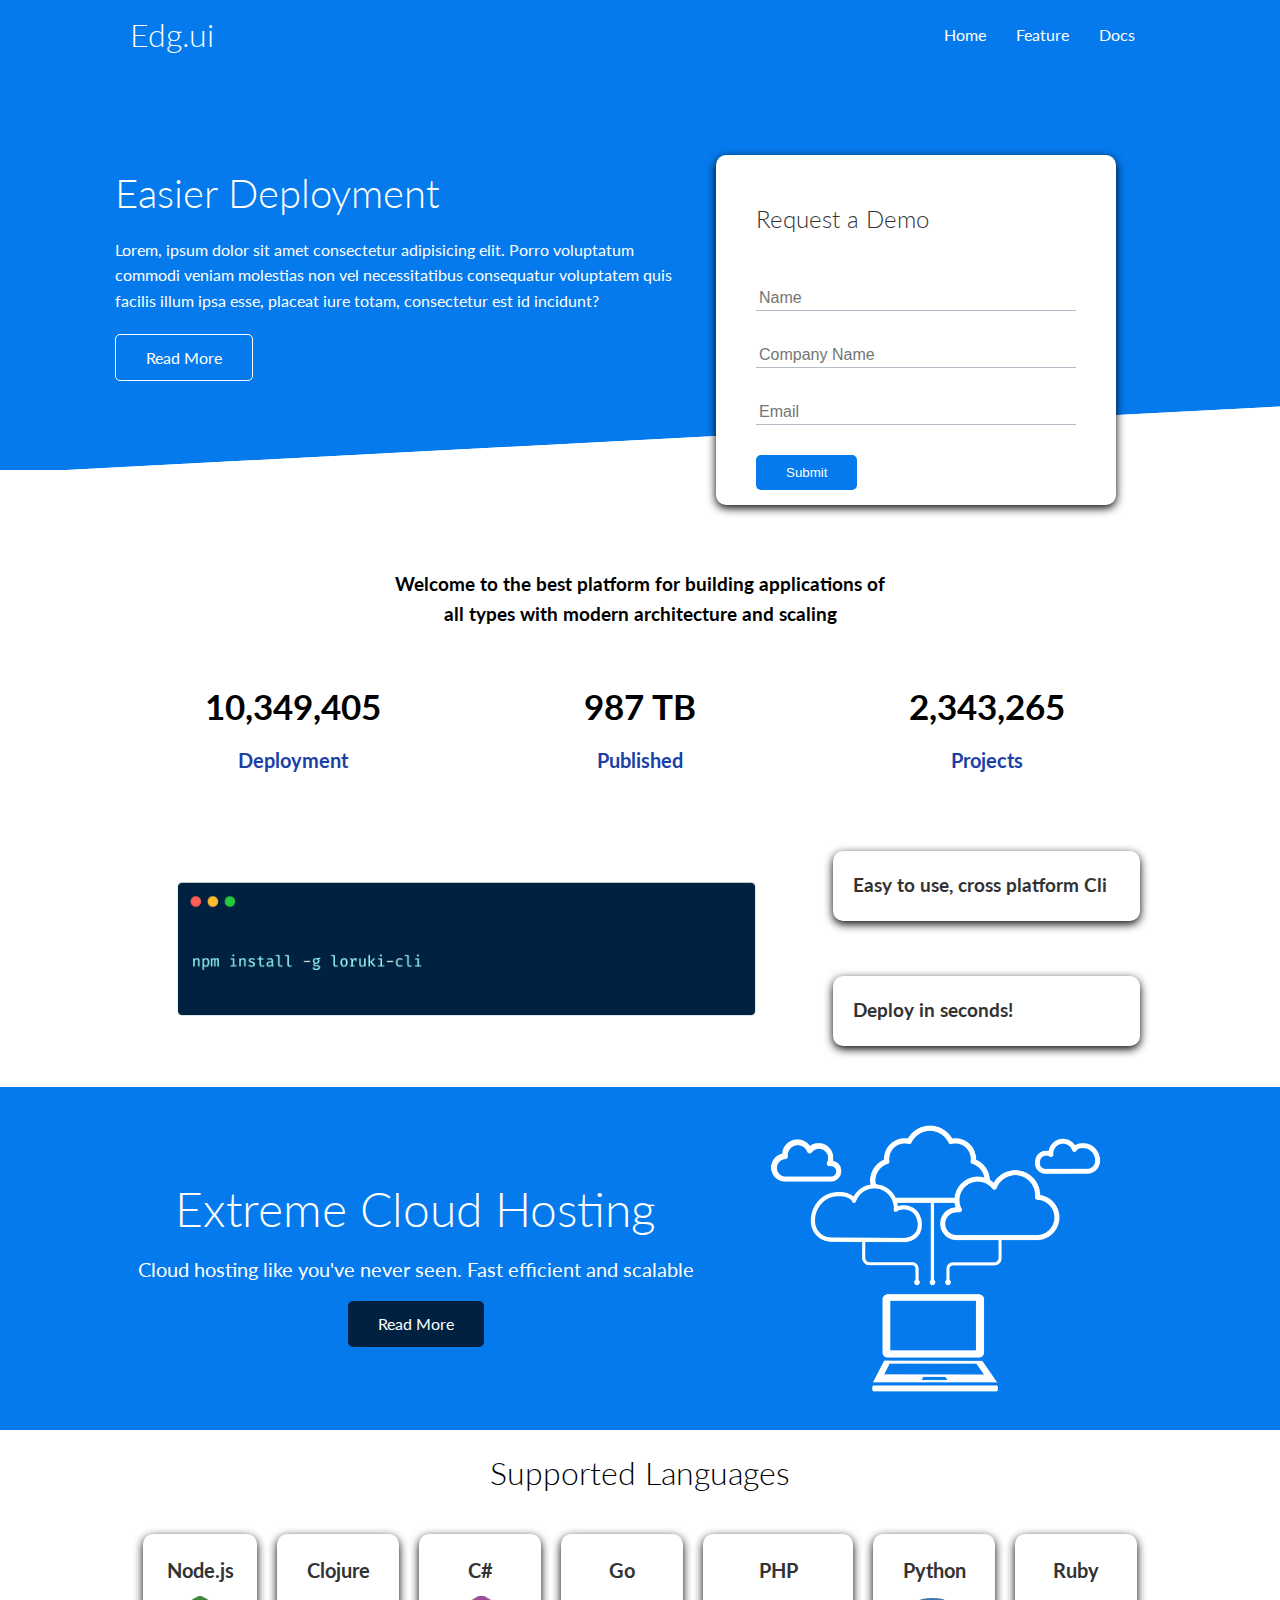
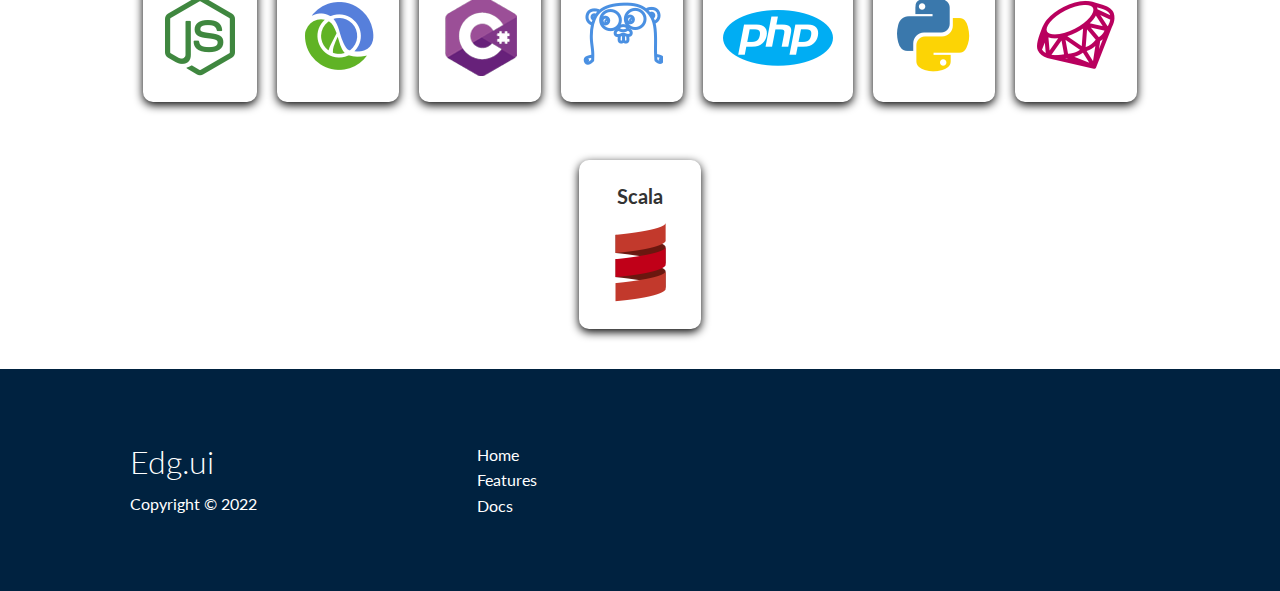
<file: index.html>
<!DOCTYPE html>
<html lang="en">
  <head>
    <meta charset="UTF-8" />
    <meta http-equiv="X-UA-Compatible" content="IE=edge" />
    <meta name="viewport" content="width=device-width, initial-scale=1.0" />
    <link
      rel="stylesheet"
      href="https://cdnjs.cloudflare.com/ajax/libs/font-awesome/6.2.1/css/all.min.css"
      integrity="sha512-MV7K8+y+gLIBoVD59lQIYicR65iaqukzvf/nwasF0nqhPay5w/9lJmVM2hMDcnK1OnMGCdVK+iQrJ7lzPJQd1w=="
      crossorigin="anonymous"
      referrerpolicy="no-referrer"
    />
    <link rel="stylesheet" href="/utilities.css" />
    <link rel="stylesheet" href="/style.css" />
    <title>Edg.ui | Cloud Hosting For Everyone</title>
  </head>
  <body>
    <!-- Navbar -->
    <div class="navbar">
      <div class="container flex">
        <h1 class="logo">Edg.ui</h1>
        <nav>
          <ul>
            <li><a href="index.html">Home</a></li>
            <li><a href="features.html">Feature</a></li>
            <li><a href="docs.html">Docs</a></li>
          </ul>
        </nav>
      </div>
    </div>
    <!-- Showcase -->
    <section class="showcase">
      <div class="container grid">
        <div class="showcase-text">
          <h1>Easier Deployment</h1>
          <p>
            Lorem, ipsum dolor sit amet consectetur adipisicing elit. Porro
            voluptatum commodi veniam molestias non vel necessitatibus
            consequatur voluptatem quis facilis illum ipsa esse, placeat iure
            totam, consectetur est id incidunt?
          </p>
          <a href="features.html" class="btn btn-outline">Read More</a>
        </div>

        <div class="showcase-form card">
          <h2>Request a Demo</h2>
          <form
            name="contact"
            method="POST"
            netlify-honeypot="bot-field"
            data-netlify="true"
          >
            <input type="hidden" name="form-name" value="contact" />
            <p class="hidden">
              <label
                >Don't fill this out if you're human: <input name="bot-field"
              /></label>
            </p>
            <div class="form-control">
              <input type="text" name="name" placeholder="Name" required />
            </div>
            <div class="form-control">
              <input
                type="text"
                name="company"
                placeholder="Company Name"
                required
              />
            </div>
            <div class="form-control">
              <input type="email" name="email" placeholder="Email" required />
            </div>
            <input type="submit" name="Send" class="btn btn-primary" />
          </form>
        </div>
      </div>
    </section>
    <!-- Stats -->
    <section class="stats">
      <div class="container">
        <h3 class="stats-heading text-center my-1">
          Welcome to the best platform for building applications of all types
          with modern architecture and scaling
        </h3>
        <div class="grid grid-3 text-center my-4">
          <div>
            <i class="fas fa-server fa-3x"></i>
            <h3>10,349,405</h3>
            <p class="text-secondary">Deployment</p>
          </div>
          <div>
            <i class="fas fa-upload fa-3x"></i>
            <h3>987 TB</h3>
            <p class="text-secondary">Published</p>
          </div>
          <div>
            <i class="fas fa-project-diagram fa-3x"></i>
            <h3>2,343,265</h3>
            <p class="text-secondary">Projects</p>
          </div>
        </div>
      </div>
    </section>
    <!-- Cli -->
    <section class="cli">
      <div class="container grid">
        <img src="/img/cli.png" alt="" />
        <div class="card">
          <h3>Easy to use, cross platform Cli</h3>
        </div>
        <div class="card">
          <h3>Deploy in seconds!</h3>
        </div>
      </div>
    </section>

    <!-- Cloud -->
    <section class="cloud bg-primary my-2 py-2">
      <div class="container grid">
        <div class="text-center">
          <h2 class="lg">Extreme Cloud Hosting</h2>
          <p class="lead my-1">
            Cloud hosting like you've never seen. Fast efficient and scalable
          </p>
          <a href="feature.html" class="btn btn-dark">Read More</a>
        </div>
        <img src="/img/cloud.png" alt="" />
      </div>
    </section>

    <!-- Languages -->
    <section class="languages">
      <h2 class="md text-center my-2">Supported Languages</h2>
      <div class="container flex">
        <div class="card">
          <h4>Node.js</h4>
          <img src="/img/logos/node.png" alt="" />
        </div>
        <div class="card">
          <h4>Clojure</h4>
          <img src="/img/logos/clojure.png" alt="" />
        </div>
        <div class="card">
          <h4>C#</h4>
          <img src="/img/logos/csharp.png" alt="" />
        </div>
        <div class="card">
          <h4>Go</h4>
          <img src="/img/logos/go.png" alt="" />
        </div>
        <div class="card">
          <h4>PHP</h4>
          <img src="/img/logos/php.png" alt="" />
        </div>
        <div class="card">
          <h4>Python</h4>
          <img src="/img/logos/python.png" alt="" />
        </div>
        <div class="card">
          <h4>Ruby</h4>
          <img src="/img/logos/ruby.png" alt="" />
        </div>
        <div class="card">
          <h4>Scala</h4>
          <img src="/img/logos/scala.png" alt="" />
        </div>
      </div>
    </section>

    <!-- Footer -->
    <footer class="footer bg-dark py-5">
      <div class="container grid grid-3">
        <div>
          <h1>Edg.ui</h1>
          <p>Copyright &copy; 2022</p>
        </div>
        <nav>
          <ul>
            <li><a href="index.html">Home</a></li>
            <li><a href="features.html">Features</a></li>
            <li><a href="docs.html">Docs</a></li>
          </ul>
        </nav>
        <div class="social">
          <a href="#"><i class="fab fa-github fa-2x"></i></a>
          <a href="#"><i class="i fab fa-twitter fa-2x"></i></a>
          <a href="#"><i class="i fab fa-instagram fa-2x"></i></a>
          <a href="#"><i class="i fab fa-facebook fa-2x"></i></a>
        </div>
      </div>
    </footer>
  </body>
</html>
</file>
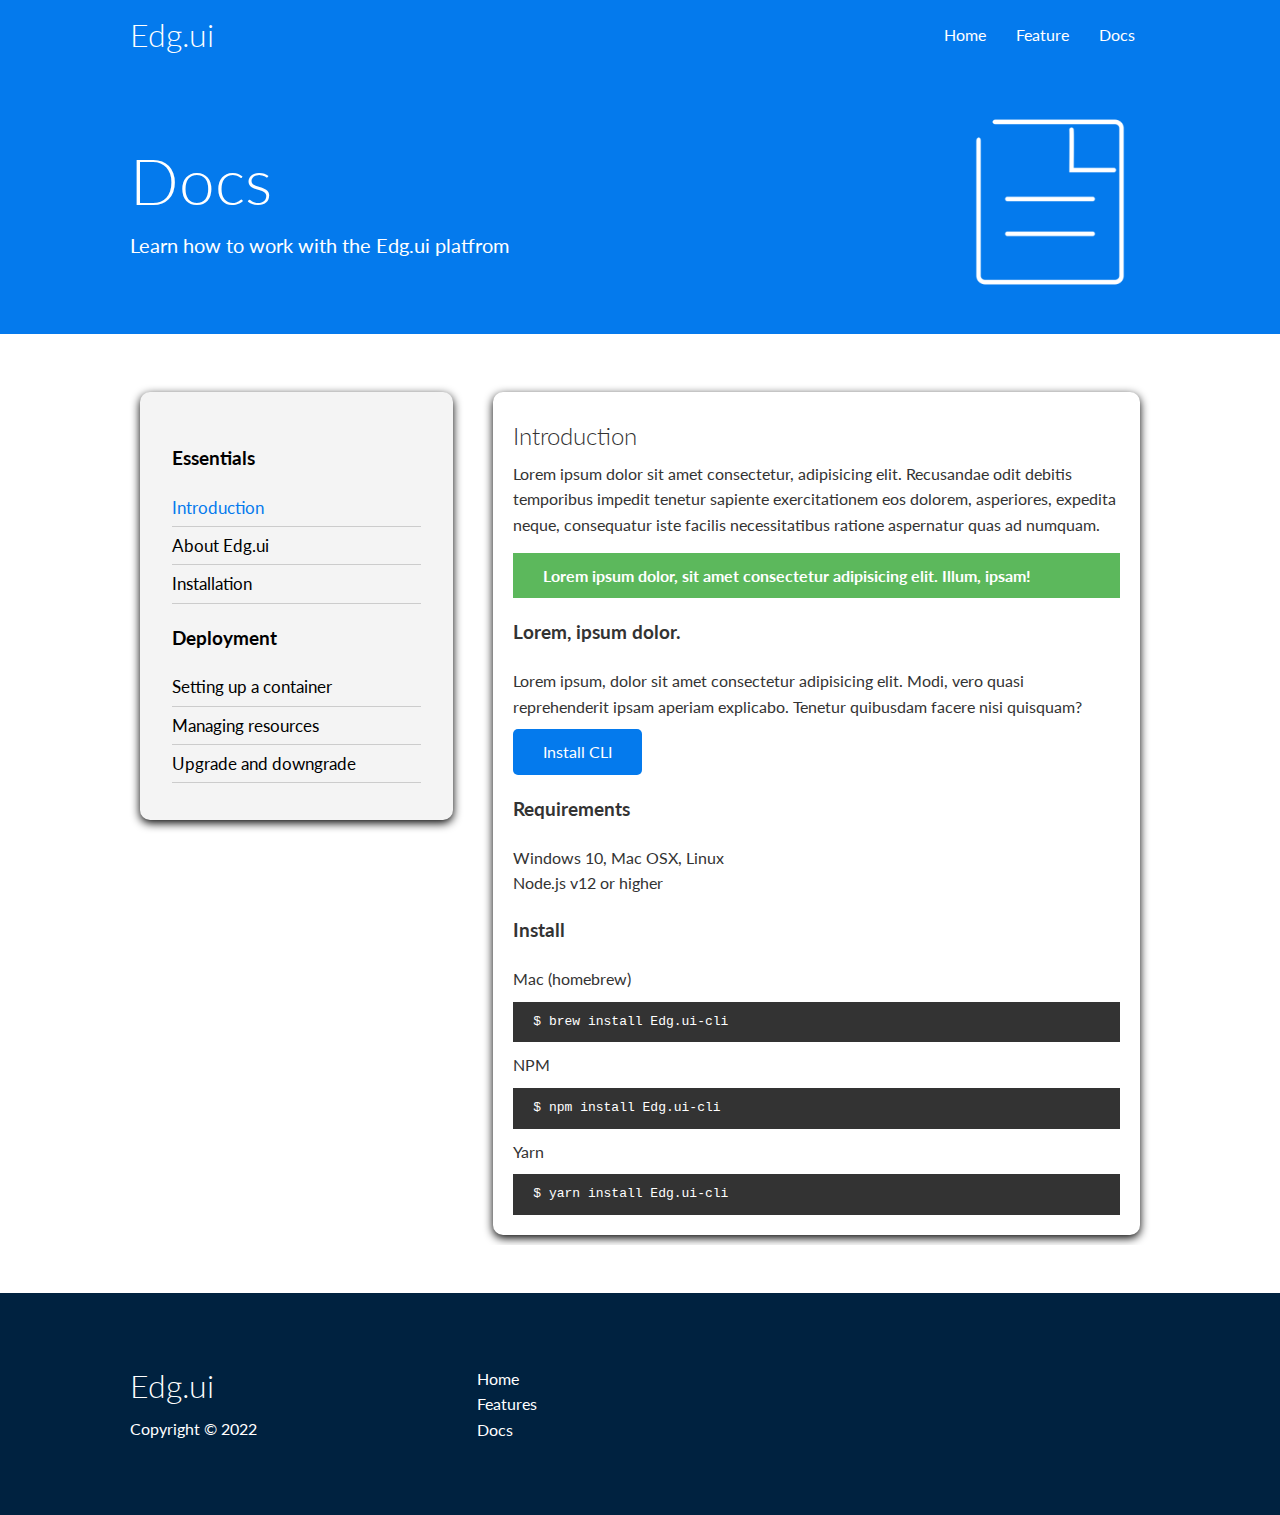
<file: docs.html>
<!DOCTYPE html>
<html lang="en">
  <head>
    <meta charset="UTF-8" />
    <meta http-equiv="X-UA-Compatible" content="IE=edge" />
    <meta name="viewport" content="width=device-width, initial-scale=1.0" />
    <link
      rel="stylesheet"
      href="https://cdnjs.cloudflare.com/ajax/libs/font-awesome/6.2.1/css/all.min.css"
      integrity="sha512-MV7K8+y+gLIBoVD59lQIYicR65iaqukzvf/nwasF0nqhPay5w/9lJmVM2hMDcnK1OnMGCdVK+iQrJ7lzPJQd1w=="
      crossorigin="anonymous"
      referrerpolicy="no-referrer"
    />
    <link rel="stylesheet" href="/utilities.css" />
    <link rel="stylesheet" href="/style.css" />
    <title>Edg.ui | Cloud Hosting For Everyone</title>
  </head>
  <body>
    <!-- Navbar -->
    <div class="navbar">
      <div class="container flex">
        <h1 class="logo">Edg.ui</h1>
        <nav>
          <ul>
            <li><a href="index.html">Home</a></li>
            <li><a href="features.html">Feature</a></li>
            <li><a href="docs.html">Docs</a></li>
          </ul>
        </nav>
      </div>
    </div>

    <!-- Head -->
    <section class="docs-head bg-primary py-3">
      <div class="container grid">
        <div>
          <h1 class="xl">Docs</h1>
          <p class="lead">Learn how to work with the Edg.ui platfrom</p>
        </div>
        <img src="/img/docs.png" alt="" />
      </div>
    </section>

    <!-- Docs main -->
    <section class="docs-main my-4">
      <div class="container grid">
        <div class="card bg-light p-3">
          <h3 class="my-2">Essentials</h3>
          <nav>
            <ul>
              <li><a class="text-primary" href="#">Introduction</a></li>
              <li><a href="#">About Edg.ui</a></li>
              <li><a href="#">Installation</a></li>
            </ul>
          </nav>

          <h3 class="my-2">Deployment</h3>
          <nav>
            <ul>
              <li><a href="#">Setting up a container</a></li>
              <li><a href="#">Managing resources</a></li>
              <li><a href="#">Upgrade and downgrade</a></li>
            </ul>
          </nav>
        </div>
        <div class="card">
          <h2>Introduction</h2>
          <p>
            Lorem ipsum dolor sit amet consectetur, adipisicing elit. Recusandae
            odit debitis temporibus impedit tenetur sapiente exercitationem eos
            dolorem, asperiores, expedita neque, consequatur iste facilis
            necessitatibus ratione aspernatur quas ad numquam.
          </p>
          <div class="alert alert-success">
            <i class="fas fa-info"></i>Lorem ipsum dolor, sit amet consectetur
            adipisicing elit. Illum, ipsam!
          </div>
          <h3>Lorem, ipsum dolor.</h3>
          <p>
            Lorem ipsum, dolor sit amet consectetur adipisicing elit. Modi, vero
            quasi reprehenderit ipsam aperiam explicabo. Tenetur quibusdam
            facere nisi quisquam?
          </p>
          <a href="#" class="btn btn-primary">Install CLI</a>

          <h3>Requirements</h3>
          <ul>
            <li>Windows 10, Mac OSX, Linux</li>
            <li>Node.js v12 or higher</li>
          </ul>

          <h3>Install</h3>
          <p>Mac (homebrew)</p>
          <pre><code>$ brew install Edg.ui-cli</code></pre>
          <p>NPM</p>
          <pre><code>$ npm install Edg.ui-cli</code></pre>
          <p>Yarn</p>
          <pre><code>$ yarn install Edg.ui-cli</code></pre>
        </div>
      </div>
    </section>

    <!-- Footer -->
    <footer class="footer bg-dark py-5">
      <div class="container grid grid-3">
        <div>
          <h1>Edg.ui</h1>
          <p>Copyright &copy; 2022</p>
        </div>
        <nav>
          <ul>
            <li><a href="index.html">Home</a></li>
            <li><a href="features.html">Features</a></li>
            <li><a href="docs.html">Docs</a></li>
          </ul>
        </nav>
        <div class="social">
          <a href="#"><i class="fab fa-github fa-2x"></i></a>
          <a href="#"><i class="i fab fa-twitter fa-2x"></i></a>
          <a href="#"><i class="i fab fa-instagram fa-2x"></i></a>
          <a href="#"><i class="i fab fa-facebook fa-2x"></i></a>
        </div>
      </div>
    </footer>
  </body>
</html>
</file>
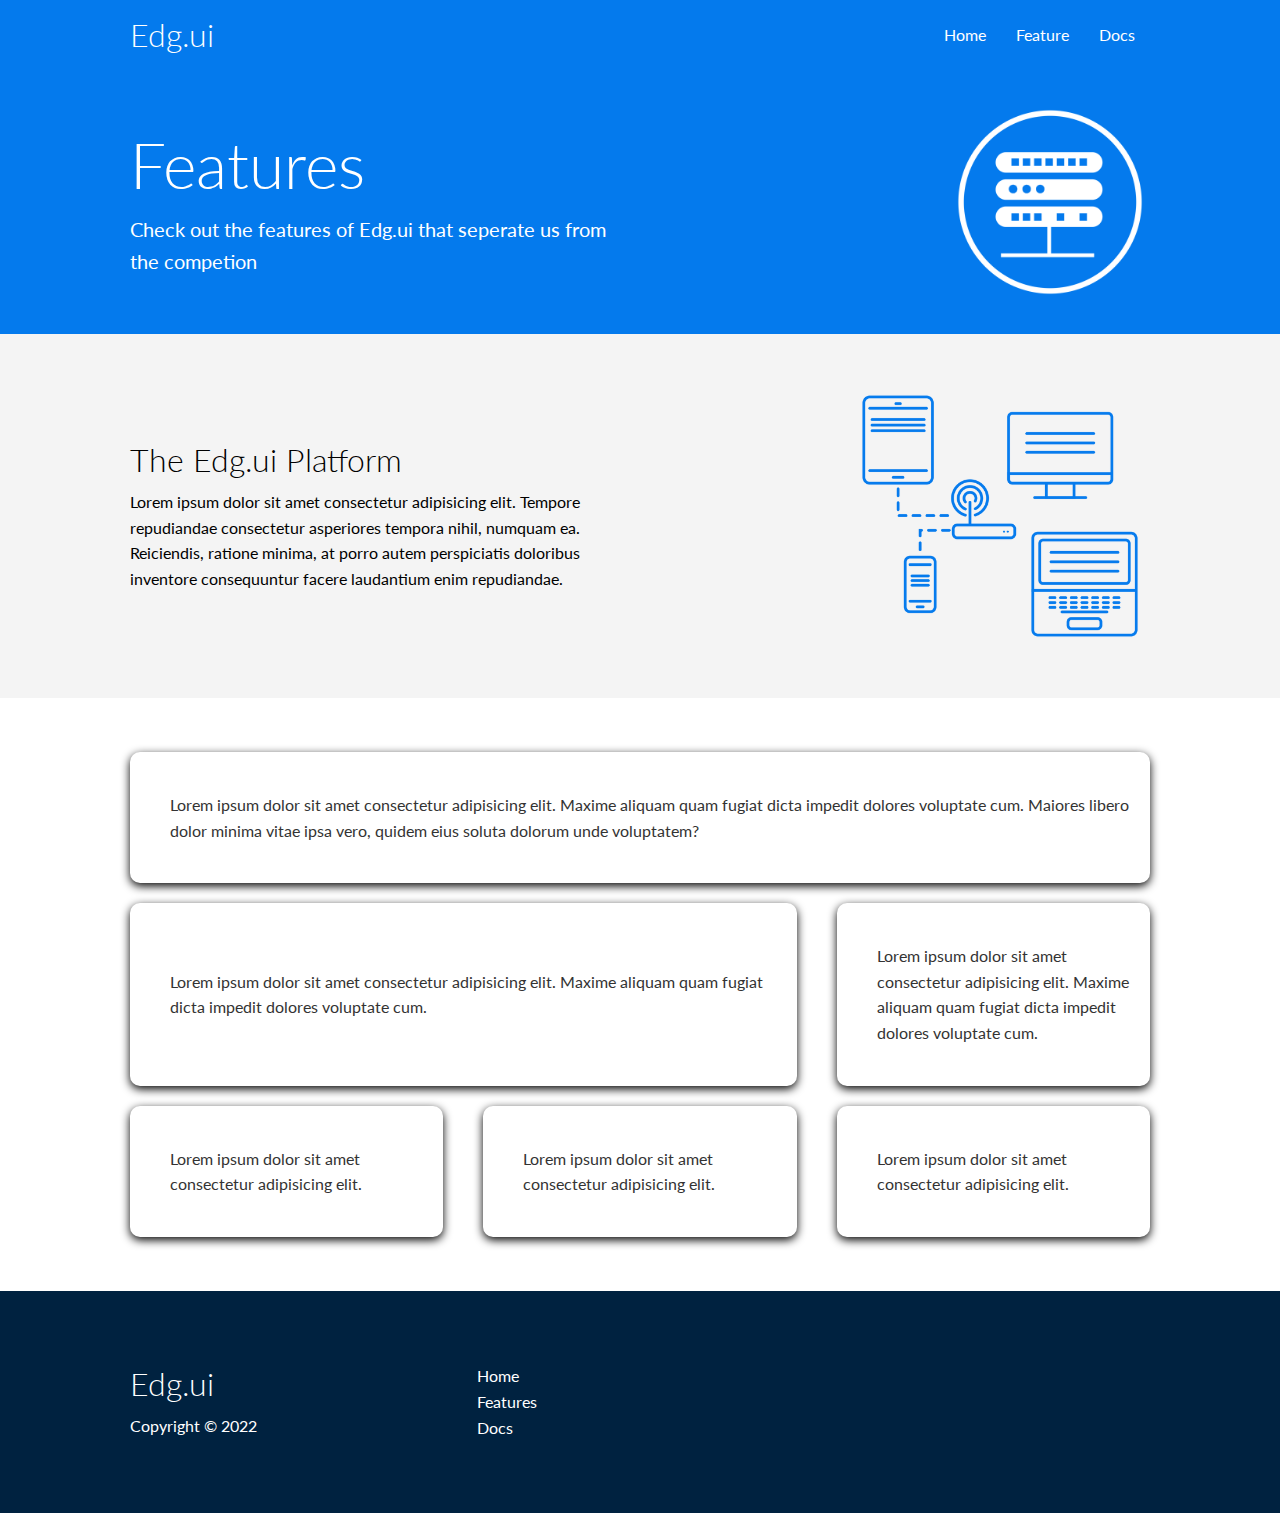
<file: features.html>
<!DOCTYPE html>
<html lang="en">
  <head>
    <meta charset="UTF-8" />
    <meta http-equiv="X-UA-Compatible" content="IE=edge" />
    <meta name="viewport" content="width=device-width, initial-scale=1.0" />
    <link
      rel="stylesheet"
      href="https://cdnjs.cloudflare.com/ajax/libs/font-awesome/6.2.1/css/all.min.css"
      integrity="sha512-MV7K8+y+gLIBoVD59lQIYicR65iaqukzvf/nwasF0nqhPay5w/9lJmVM2hMDcnK1OnMGCdVK+iQrJ7lzPJQd1w=="
      crossorigin="anonymous"
      referrerpolicy="no-referrer"
    />
    <link rel="stylesheet" href="/utilities.css" />
    <link rel="stylesheet" href="/style.css" />
    <title>Edg.ui | Cloud Hosting For Everyone</title>
  </head>
  <body>
    <!-- Navbar -->
    <div class="navbar">
      <div class="container flex">
        <h1 class="logo">Edg.ui</h1>
        <nav>
          <ul>
            <li><a href="index.html">Home</a></li>
            <li><a href="features.html">Feature</a></li>
            <li><a href="docs.html">Docs</a></li>
          </ul>
        </nav>
      </div>
    </div>

    <!-- Head -->
    <section class="features-head bg-primary py-3">
      <div class="container grid">
        <div>
          <h1 class="xl">Features</h1>
          <p class="lead">
            Check out the features of Edg.ui that seperate us from the competion
          </p>
        </div>
        <img src="/img/server.png" alt="" />
      </div>
    </section>

    <!-- Sub head -->
    <section class="features-sub-head bg-light py-3">
      <div class="container grid">
        <div>
          <h1 class="md">The Edg.ui Platform</h1>
          <p>
            Lorem ipsum dolor sit amet consectetur adipisicing elit. Tempore
            repudiandae consectetur asperiores tempora nihil, numquam ea.
            Reiciendis, ratione minima, at porro autem perspiciatis doloribus
            inventore consequuntur facere laudantium enim repudiandae.
          </p>
        </div>
        <img src="/img/server2.png" alt="" />
      </div>
    </section>

    <section class="features-main my-2">
      <div class="container grid grid-3">
        <div class="card flex">
          <i class="fas fa-server fa-3x"></i>
          <p>
            Lorem ipsum dolor sit amet consectetur adipisicing elit. Maxime
            aliquam quam fugiat dicta impedit dolores voluptate cum. Maiores
            libero dolor minima vitae ipsa vero, quidem eius soluta dolorum unde
            voluptatem?
          </p>
        </div>
        <div class="card flex">
          <i class="fas fa-network-wired fa-3x"></i>
          <p>
            Lorem ipsum dolor sit amet consectetur adipisicing elit. Maxime
            aliquam quam fugiat dicta impedit dolores voluptate cum.
          </p>
        </div>
        <div class="card flex">
          <i class="fas fa-laptop-code fa-3x"></i>
          <p>
            Lorem ipsum dolor sit amet consectetur adipisicing elit. Maxime
            aliquam quam fugiat dicta impedit dolores voluptate cum.
          </p>
        </div>
        <div class="card flex">
          <i class="fas fa-database fa-3x"></i>
          <p>Lorem ipsum dolor sit amet consectetur adipisicing elit.</p>
        </div>
        <div class="card flex">
          <i class="fas fa-power-off fa-3x"></i>
          <p>Lorem ipsum dolor sit amet consectetur adipisicing elit.</p>
        </div>
        <div class="card flex">
          <i class="fas fa-upload fa-3x"></i>
          <p>Lorem ipsum dolor sit amet consectetur adipisicing elit.</p>
        </div>
      </div>
    </section>

    <!-- Footer -->
    <footer class="footer bg-dark py-5">
      <div class="container grid grid-3">
        <div>
          <h1>Edg.ui</h1>
          <p>Copyright &copy; 2022</p>
        </div>
        <nav>
          <ul>
            <li><a href="index.html">Home</a></li>
            <li><a href="features.html">Features</a></li>
            <li><a href="docs.html">Docs</a></li>
          </ul>
        </nav>
        <div class="social">
          <a href="#"><i class="fab fa-github fa-2x"></i></a>
          <a href="#"><i class="i fab fa-twitter fa-2x"></i></a>
          <a href="#"><i class="i fab fa-instagram fa-2x"></i></a>
          <a href="#"><i class="i fab fa-facebook fa-2x"></i></a>
        </div>
      </div>
    </footer>
  </body>
</html>
</file>
<file: utilities.css>
/* Utilities */
.container{
    max-width: 1100px;
    margin: 0 auto;
    overflow: auto;
    padding: 0 40px;
}
.card{
    background-color: white;
    color: #333;
    border-radius: 10px;
    box-shadow: 0 3px 10px black;
    padding: 20px;
    margin: 10px;
}

.btn{
    display: inline-block;
    padding: 10px 30px;
    cursor: pointer;
    background: var(--primary-color);
    color: white;
    border: none;
    border-radius: 5px;
}

.btn-outline{
    background-color: transparent;
    border: 1px white solid;
}

.btn:hover{
    transform: scale(0.98);
}

/* Backgrounds and colored buttons */
.bg-primary, .btn-primary{
    background-color: var(--primary-color);
    color: white;
}
.bg-secondary, .btn-secondary{
    background-color: var(--secondary-color);
    color: white;
}
.bg-dark, .btn-dark{
    background-color: var(--dark-color);
    color: white;
}
.bg-light, .btn-light{
    background-color: var(--light-color);
    color: black;
}

.bg-primary a, .btn-primary a,
.bg-secondary a, .btn-secondary a,
.bg-dark a, .btn-dark a{
    color: white;
}

/* Text Colors */
.text-primary{
    color: var(--primary-color);
}
.text-secondary{
    color: var(--secondary-color);
}
.text-dark{
    color: var(--dark-color);
}
.text-light{
    color: var(--light-color);
}

.bg-primary a, .btn-primary a,
.bg-secondary a, .btn-secondary a,
.bg-dark a, .btn-dark a{
    color: white;
}

/* Text Sizes */
.lead{
    font-size: 20px;
}

.sm{
    font-size: 1rem;
}

.md{
    font-size: 2rem;
}

.lg{
    font-size: 3rem;
}

.xl{
    font-size: 4rem;
}

.text-center{
    text-align: center;
}

/* Alert */
.alert{
    background-color: var(--light-color);
    padding: 10px 20px;
    font-weight: bold;
    margin: 15px 0;
}

.alert i{
    margin-right: 10px;
}

.alert-success{
    background-color: var(--success-color);
    color: white;
}

.alert-error{
    background-color: var(--error-color);
    color: white;
}

.flex{
    display: flex;
    justify-content: center;
    align-items: center;
    height: 100%;
}

.grid{
    display: grid;
    grid-template-columns: repeat(2, 1fr);
    gap: 20px;
    justify-content: center;
    align-items: center;
    height: 100%;
}

.grid-3{
    grid-template-columns: repeat(3,1fr);
}

/* Margin */
.my-1{
    margin: 1rem 0;
}

.my-2{
    margin: 1.5rem 0;
}

.my-3{
    margin: 2rem 0;
}

.my-4{
    margin: 3rem 0;
}

.my-5{
    margin: 4rem 0;
}

.m-1{
    margin: 1rem;
}

.m-2{
    margin: 1.5rem;
}

.m-3{
    margin: 2rem;
}

.m-4{
    margin: 3rem;
}

.m-5{
    margin: 4rem;
}

/* Padding */
.py-1{
    padding: 1rem 0;
}

.py-2{
    padding: 1.5rem 0;
}

.py-3{
    padding: 2rem 0;
}

.py-4{
    padding: 3rem 0;
}

.py-5{
    padding: 4rem 0;
}

.p-1{
    padding: 1rem;
}

.p-2{
    padding: 1.5rem;
}

.p-3{
    padding: 2rem;
}

.p-4{
    padding: 3rem;
}

.p-5{
    padding: 4rem;
}
</file>
<file: style.css>
@import url('https://fonts.googleapis.com/css2?family=Lato:wght@300&display=swap');
:root{
    --primary-color:#047aed;
    --secondary-color:#1c3fa8;
    --dark-color:#002240;
    --light-color:#f4f4f4;
    --success-color: #5cb85c;
    --error-color:#d9544f;
}

*{
    box-sizing: border-box;
    padding: 0;
    margin: 0;
}

body{
    font-family: 'Lato', sans-serif;
    color: black;
    line-height: 1.6;
}

ul{
    list-style-type: none;
}

a{
    text-decoration: none;
    color: black;
}

h1, h2{
    font-weight: 300;
    line-height: 1.2;
    margin: 10px 0;
}

p{
    margin: 10px 0;
}

img{
    width: 100%;
}

code, pre{
    background-color: #333;
    color: white;
    padding: 10px;
}

.hidden{
    visibility: hidden;
    height: 0;
}

/* Navbar */
.navbar{
    background-color: var(--primary-color);
    color: white;
    height: 70px;
}

.navbar ul{
    display: flex;
}

.navbar a{
    color: white;
    padding: 10px;
    margin: 0 5px;
}

.navbar a:hover{
    border-bottom: 2px white solid;
}

.navbar .flex{
    justify-content: space-between;
}

/* Showcase */
.showcase{
    height: 400px;
    background-color: var(--primary-color);
    color: #fff;
    position: relative;
}

.showcase h1{
    font-size: 40px;
}

.showcase p{
    margin: 20px 0;
}

.showcase .grid{
    overflow: visible;
    grid-template-columns: 55% 45%;
    gap: 30px;
}

.showcase-text{
    animation: slideInFromLeft 1s ease-in;
}
.showcase-form{
    animation: slideInFromRight 1s ease-in;
}

.showcase-form{
    position: relative;
    top: 60px;
    height: 350px;
    width: 400px;
    padding: 40px;
    z-index: 100;
    /* justify-self: flex-start; */
    /* justify-self: flex-end; */
}

.showcase-form .form-control{
    margin: 30px 0;
}

.showcase-form input[type='text'],
.showcase-form input[type='email']{
    border: 0;
    border-bottom: 1px solid #b4becb;
    width: 100%;
    padding: 3px;
    font-size: 16px;
}

.showcase-form input:focus{
    outline: none;
}

.showcase::before,
.showcase::after{
    content: '';
    position: absolute;
    height: 100px;
    bottom: -70px;
    right: 0;
    left: 0;
    background: white;
    transform: skewY(-3deg);
    -webkit-transform: skewY(-3deg);
    -moz-transform: skewY(-3deg);
    -ms-transform: skewY(-3deg);
}

/* Stats */
.stats{
    padding-top: 100px;
    animation: slideInFromBottom 1s ease-in;
}

.stats-heading{
    max-width: 500px;
    margin: auto;
}

.stats .grid h3{
    font-size: 35px;
}

.stats .grid p{
    font-size: 20px;
    font-weight: bold;

}

/* Cli */
.cli .grid{
    grid-template-columns: repeat(3, 1fr);
    grid-template-rows: repeat(2, 1fr);
}

.cli .grid > *:first-child{
    grid-column: 1 / span 2;
    grid-row: 1/ span 2;
}

/* Cloud */
.cloud .grid{
    grid-template-columns:4fr 3fr ;
}

/* Languages */
.languages .flex{
flex-wrap: wrap;
}

.languages .card{
    text-align: center;
    margin: 18px 10px 40px;
    transition: transfrom 0.5s ease-in;
}

.languages .card h4{
    font-size: 20px;
    margin-bottom: 10px;
}

.languages .card:hover{
    transform: translateY(-15px);
}

/* Features */
.features-head img,
.docs-head img{
    width: 200px;
    justify-self: flex-end;
}

.features-sub-head img{
    width: 300px;
    justify-self: flex-end;
}

.features-main .card > i{
    margin-right: 20px;
}

.features-main .grid{
    padding: 30px;
}

.features-main .grid > *:first-child{
    grid-column: 1 / span 3;
}

.features-main .grid > *:nth-child(2){
    grid-column: 1 / span 2;
}

/* Docs */
.docs-main h3{
    margin: 20px 0;
}

.docs-main .grid{
    grid-template-columns: 1fr 2fr;
    align-items: flex-start;
}

.docs-main nav li{
    font-size: 17px;
    padding-bottom: 5px;
    margin-bottom: 5px;
    border-bottom: 1px #ccc solid;
}

.docs-main a:hover{
    font-weight: bold;
}

/* Footer */
.footer .social a{
    margin: 0 10px;
}

/* Animations */
@keyframes slideInFromLeft {
    0%{
        transform: translateX(-100%);
    }

    100%{
        transform: translateX(0);
    }
}
@keyframes slideInFromRight {
    0%{
        transform: translateX(100%);
    }

    100%{
        transform: translateX(0);
    }
    
}
@keyframes slideInFromTop {
    0%{
        transform: translateY(-100%);
    }

    100%{
        transform: translateX(0);
    }
    
}
@keyframes slideInFromBottom {
    0%{
        transform: translateY(100%);
    }

    100%{
        transform: translateX(0);
    }
    
}

/* Tablets and under */
@media(max-width: 768px){
    .grid,
    .showcase .grid,
    .stats .grid,
    .cli .grid,
    .cloud .grid
    .features-main .grid,
    .docs-main .grid{
        grid-template-columns: 1fr;
        grid-template-rows: 1fr;
    }

    .showcase{
        height: auto;
    }

    .showcase-text{
        text-align: center;
        margin: 40px;
        animation: slideInFromTop 1s ease-in;
    }

    .showcase-form{
        justify-self: center;
        margin: auto;
        animation: slideInFromBottom 1s ease-in;

    }

    .cli .grid > *:first-child{
        grid-column: 1;
        grid-row: 1;
    }

    .features-head,
    .features-sub-head,
    .docs-head{
        text-align: center;
    }
    .features-head img,
    .features-sub-head img,
    .docs-head img{
        justify-self: center;
    }
    
    .features-main .grid >*:first-child,
    .features-main.grid>*:nth-child(2){
        grid-column: 1;
    }
}

/* Mobile */
@media(max-width: 500px){
    .navbar{
        height: 110px;
    }

    .navbar .flex{
        flex-direction: column;
    }

    .navbar ul{
        padding: 10px;
        background-color: rgba(0, 0, 0, 0.1);
    }

}
</file>
